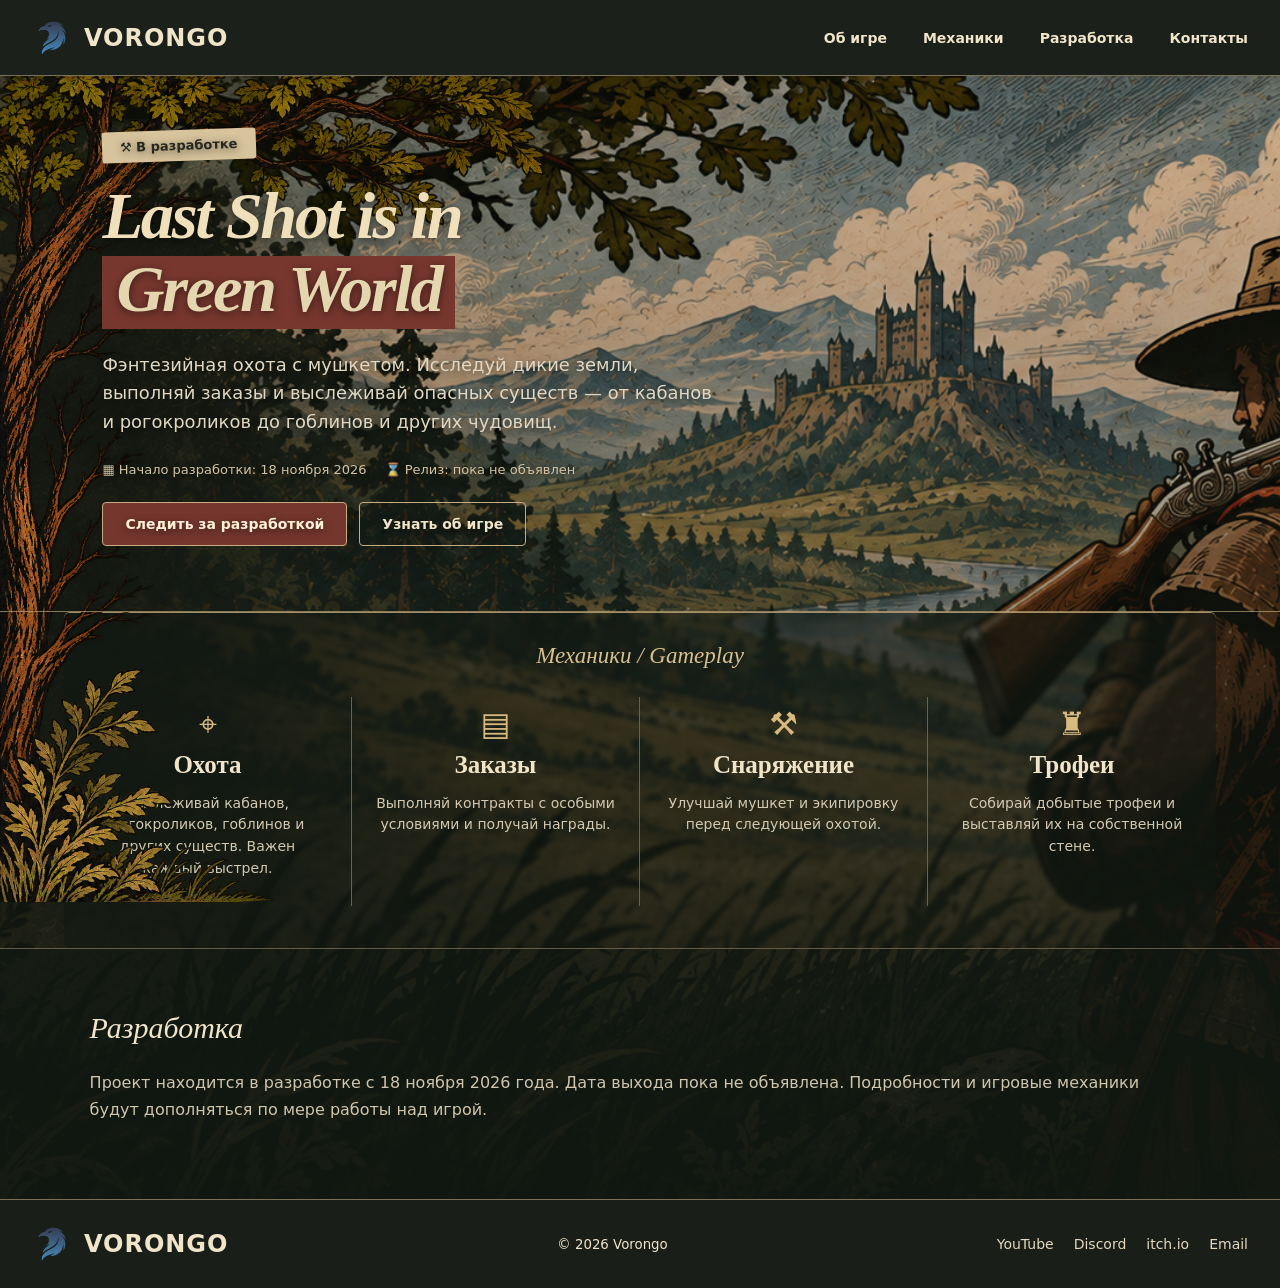
<file: last-shot-in-green-warhood.html>
<!doctype html><html lang="ru"><head><meta charset="utf-8"><meta name="viewport" content="width=device-width,initial-scale=1"><title>Last Shot is in Green World — Vorongo</title><meta name="description" content="Фэнтезийная охота с мушкетом: кабаны, рогокролики, гоблины, контракты и трофеи."><style>*{box-sizing:border-box}html{scroll-behavior:smooth}body{margin:0;background:#1d211a;color:#f0e4c9;font-family:Inter,system-ui,sans-serif}body::before{display:none!important;content:none!important}a{color:inherit} .game-nav{height:76px;background:#1b201a;border-bottom:1px solid #7a7058;position:relative;z-index:5}.nav-wrap{max-width:1370px;padding:0 32px;margin:auto;height:100%;display:flex;align-items:center;justify-content:space-between;gap:24px}.brand{display:flex;align-items:center;gap:12px;text-decoration:none;font-weight:900;font-size:24px;letter-spacing:.04em}.brand img{height:40px;width:40px;object-fit:contain}.game-links{display:flex;gap:36px;align-items:center}.game-links a{text-decoration:none;font-size:14px;font-weight:650}.game-links a:hover{color:#d0a66b}.game-shell{position:relative;max-width:1550px;margin:auto;min-height:750px;background:radial-gradient(ellipse at 35% 25%,#373a2a 0%,#20271f 45%,#161b17 100%);overflow:hidden;border-inline:1px solid #544c39}.hero{display:grid;grid-template-columns:52% 48%;min-height:500px;position:relative}.hero-copy{padding:58px 24px 48px clamp(28px,8vw,135px);position:relative;z-index:2}.status{display:inline-block;background:#d7c39c;color:#24281f;padding:8px 18px;border-radius:3px;font-size:13px;font-weight:750;transform:rotate(-2deg)}h1{font-family:Georgia,serif;font-size:clamp(44px,5.2vw,82px);font-style:italic;line-height:.99;letter-spacing:-.035em;margin:22px 0;color:#f0dfbb}h1 em{display:inline-block;color:#e4d6ae;background:#77372e;padding:0 14px 7px;margin-top:7px;font-style:italic}.lead{font-size:clamp(16px,1.4vw,20px);line-height:1.6;max-width:620px;color:#e0d8c4}.meta{display:flex;gap:18px;flex-wrap:wrap;font-size:13px;color:#d1c2a6;margin:25px 0}.actions{display:flex;flex-wrap:wrap;gap:12px}.action{padding:13px 22px;border:1px solid #c6ac80;text-decoration:none;border-radius:4px;font-weight:700;font-size:14px}.action.primary{background:#74372e;color:#fff1d6}.action:hover{filter:brightness(1.18)}.art{position:relative;overflow:hidden;min-height:440px}.landscape{width:100%;height:100%;position:absolute;inset:0;filter:sepia(.16) contrast(1.06)}.art:before{content:"";position:absolute;inset:0;background:linear-gradient(90deg,#222820 0%,transparent 35%);z-index:1;pointer-events:none}.features{border-top:1px solid #a38c66;margin:0 clamp(25px,6vw,90px);padding:30px 0 42px}.section-title{text-align:center;color:#d9bf8d;font:italic 23px Georgia,serif;margin:0 0 28px}.feature-grid{display:grid;grid-template-columns:repeat(4,1fr)}.feature{padding:8px 24px 12px;text-align:center;border-right:1px solid #6b624a}.feature:last-child{border:0}.feature .symbol{font-size:32px;color:#d8ba80;display:block;margin-bottom:8px}.feature h2{font:700 25px Georgia,serif;margin:7px 0}.feature p{font-size:14px;line-height:1.55;color:#d3c9b2}.development{padding:38px clamp(25px,7vw,110px) 60px;border-top:1px solid #655a43}.development h2{font:italic 30px Georgia,serif}.development p{color:#d0c5ad;line-height:1.65}.game-footer{border-top:1px solid #7a7058;background:#191e18;padding:24px 32px}.footer-wrap{max-width:1370px;margin:auto;display:flex;justify-content:space-between;align-items:center;gap:20px;flex-wrap:wrap}.socials{display:flex;gap:20px}.socials a{text-decoration:none;color:#e4d8be;font-size:14px}.boar-background{position:absolute;inset:0;z-index:1;pointer-events:none;opacity:.12;overflow:hidden}.track{position:absolute;left:var(--x);top:var(--y);width:22px;height:28px;opacity:0;transform:rotate(var(--r));animation:footsteps 11s infinite;animation-delay:var(--delay)}.track:before,.track:after{content:"";position:absolute;top:0;width:9px;height:21px;border-radius:60% 60% 45% 45%;background:#e7d8b7}.track:before{left:1px;transform:rotate(-12deg)}.track:after{right:1px;transform:rotate(12deg)}@keyframes footsteps{0%,5%{opacity:0}12%,70%{opacity:1}95%,100%{opacity:0}}@media(max-width:850px){.hero{grid-template-columns:1fr}.hero-copy{padding:42px 28px}.art{height:360px;min-height:360px}.art:before{background:linear-gradient(180deg,#222820,transparent 28%)}.feature-grid{grid-template-columns:repeat(2,1fr);row-gap:25px}.feature:nth-child(2){border-right:0}.game-links{gap:12px}.game-links a{font-size:12px}}@media(max-width:540px){.nav-wrap{padding:0 14px}.brand{font-size:17px}.brand img{width:30px;height:30px}.game-links a:nth-child(n+3){display:none}.hero-copy{padding:32px 22px}.feature-grid{grid-template-columns:1fr}.feature{border-right:0;border-bottom:1px solid #615741}.feature:last-child{border:0}.meta{display:block}.meta span{display:block;margin:7px 0}}@media(prefers-reduced-motion:reduce){.track{animation:none;opacity:.65}}
/* Actual uploaded illustration, full-width behind the interactive hero content. */
.hero{display:block;min-height:510px;isolation:isolate;background-image:linear-gradient(90deg,rgba(16,21,16,.91) 0%,rgba(16,21,16,.75) 30%,rgba(16,21,16,.26) 58%,rgba(16,21,16,0) 78%),url('a8cd057b-b2da-4798-93f1-e476111053d6.png');background-size:cover;background-position:center center;background-repeat:no-repeat;border-bottom:1px solid #a38c66}
.hero-copy{max-width:790px;padding:54px 25px 65px clamp(28px,8vw,135px);text-shadow:0 2px 8px rgba(0,0,0,.5)}
.hero .lead{max-width:610px}.hero h1{font-size:clamp(42px,5.2vw,77px)}
@media(max-width:850px){.hero{min-height:560px;background-position:62% center;background-image:linear-gradient(90deg,rgba(16,21,16,.92),rgba(16,21,16,.65) 65%,rgba(16,21,16,.25)),url('a8cd057b-b2da-4798-93f1-e476111053d6.png')}.hero-copy{padding:45px 28px 55px;max-width:700px}}
@media(max-width:540px){.hero{min-height:590px;background-position:66% center;background-image:linear-gradient(90deg,rgba(16,21,16,.94),rgba(16,21,16,.78) 70%,rgba(16,21,16,.48)),url('a8cd057b-b2da-4798-93f1-e476111053d6.png')}.hero-copy{padding:34px 22px 46px}.hero h1{font-size:clamp(38px,10vw,55px)}}

/* One continuous illustration behind the entire game page, not only the hero. */
.game-shell{isolation:isolate;background-image:linear-gradient(180deg,rgba(16,21,16,.12) 0%,rgba(16,21,16,.42) 46%,rgba(16,21,16,.82) 100%),url('a8cd057b-b2da-4798-93f1-e476111053d6.png');background-size:cover;background-position:center top;background-repeat:no-repeat}
.hero{background:none!important;border-bottom:1px solid rgba(195,172,127,.65)}
.features{position:relative;z-index:2;background:rgba(18,25,19,.55);border-radius:6px;backdrop-filter:blur(2px)}
.development{position:relative;z-index:2;background:rgba(18,25,19,.65)}
@media(max-width:850px){.game-shell{background-position:62% top}.hero{background:none!important}}
@media(max-width:540px){.game-shell{background-position:67% top}.hero{background:none!important}.features{background:rgba(18,25,19,.78)}}

/* Full-bleed layout: remove the 1550px shell and its side gutters. */
html,body{width:100%;min-width:0;margin:0;overflow-x:hidden}
.game-shell{width:100%;max-width:none;margin:0;border-left:0;border-right:0;background-position:center top}
.hero{width:100%}
.features{margin-left:clamp(20px,5vw,90px);margin-right:clamp(20px,5vw,90px)}
@media(min-width:1600px){.hero-copy{padding-left:clamp(60px,8vw,160px)}}

/* Transparent illustrated tree in the foreground, above page content. */
.game-shell::after{content:"";position:absolute;top:0;left:0;width:clamp(260px,38vw,620px);height:clamp(530px,85vw,930px);background:url('last-shot-foreground-tree.png') left top/contain no-repeat;pointer-events:none;z-index:8}
@media(max-width:700px){.game-shell::after{width:clamp(180px,48vw,320px);height:600px;opacity:.82}}

/* Foreground oak illustration: correctly reference uploaded filename and anchor to left edge. */
.game-shell::after{background-image:url('Vintage%20Engraved%20Oak%20Foliage%20Overlay.png');left:0;top:0;width:clamp(340px,37vw,650px);height:clamp(850px,85vw,1250px);background-position:left top;background-size:100% auto;z-index:8;pointer-events:none}
@media(max-width:700px){.game-shell::after{width:clamp(230px,58vw,390px);height:800px;opacity:.88}}

/* Extend the foreground tree farther down the page without stretching its artwork. */
.game-shell::after{width:clamp(390px,43vw,750px);height:1800px;background-size:100% auto;background-repeat:no-repeat}
@media(max-width:700px){.game-shell::after{width:clamp(260px,65vw,460px);height:1300px}}

/* Keep the heading, description, dates and buttons above the decorative oak. */
.hero-copy{position:relative;z-index:12}
.hero-copy h1,.hero-copy .lead,.hero-copy .meta,.hero-copy .actions,.hero-copy .status{position:relative;z-index:12}
/* Replace hoofprints with gently falling autumn leaves. */
.falling-leaves{position:absolute;inset:0;z-index:9;overflow:hidden;pointer-events:none}
.falling-leaf{position:absolute;top:-45px;left:var(--x);width:var(--size);height:calc(var(--size)*.65);border-radius:90% 0 90% 0;background:#b38a3e;box-shadow:inset 2px 1px 0 #d5ae58,inset -2px -2px 0 #68552d;opacity:0;transform:rotate(var(--rot));animation:leaf-fall var(--duration) linear var(--delay) infinite}
.falling-leaf:nth-child(3n){background:#8b512d;box-shadow:inset 2px 1px 0 #bb7a3d,inset -2px -2px 0 #55371e}
.falling-leaf:nth-child(4n){background:#797a38;box-shadow:inset 2px 1px 0 #a3a04c,inset -2px -2px 0 #494b29}
@keyframes leaf-fall{0%{opacity:0;transform:translate3d(0,-30px,0) rotate(var(--rot))}8%{opacity:.7}88%{opacity:.7}100%{opacity:0;transform:translate3d(var(--drift),calc(100vh + 160px),0) rotate(calc(var(--rot) + 660deg))}}
@media(prefers-reduced-motion:reduce){.falling-leaf{animation:none;display:none}}

/* Leaves blow from the oak on the left, diagonally down toward the right. */
.falling-leaf{left:-35px;top:var(--start-y,15%);animation-name:leaf-blow-right}
@keyframes leaf-blow-right{0%{opacity:0;transform:translate3d(-35px,-20px,0) rotate(var(--rot))}8%{opacity:.75}85%{opacity:.7}100%{opacity:0;transform:translate3d(calc(100vw + 110px),calc(45vh + var(--drift)),0) rotate(calc(var(--rot) + 780deg))}}

/* Fix stacking contexts: hero text must render above the foreground oak overlay. */
.hero{position:relative;z-index:10;isolation:auto}
.hero-copy{position:relative;z-index:11}
.game-shell::after{z-index:8}
</style></head><body>
<header class="game-nav"><div class="nav-wrap"><a class="brand" href="index.html"><img src="logo.png" alt="">VORONGO</a><nav class="game-links" aria-label="Навигация по игре"><a href="#overview">Об игре</a><a href="#mechanics">Механики</a><a href="#development">Разработка</a><a href="#contact">Контакты</a></nav></div></header>
<main class="game-shell"><div class="falling-leaves" aria-hidden="true"><i class="falling-leaf" style="--x:13%;--delay:0s;--duration:12s;--drift:-85px;--size:10px;--rot:0deg;--start-y:5%"></i><i class="falling-leaf" style="--x:50%;--delay:-1.37s;--duration:19s;--drift:-56px;--size:17px;--rot:53deg;--start-y:22%"></i><i class="falling-leaf" style="--x:87%;--delay:-2.74s;--duration:15s;--drift:-27px;--size:24px;--rot:106deg;--start-y:39%"></i><i class="falling-leaf" style="--x:27%;--delay:-4.11s;--duration:22s;--drift:2px;--size:14px;--rot:159deg;--start-y:56%"></i><i class="falling-leaf" style="--x:64%;--delay:-5.48s;--duration:18s;--drift:31px;--size:21px;--rot:212deg;--start-y:13%"></i><i class="falling-leaf" style="--x:4%;--delay:-6.85s;--duration:14s;--drift:60px;--size:11px;--rot:265deg;--start-y:30%"></i><i class="falling-leaf" style="--x:41%;--delay:-8.22s;--duration:21s;--drift:-81px;--size:18px;--rot:318deg;--start-y:47%"></i><i class="falling-leaf" style="--x:78%;--delay:-9.59s;--duration:17s;--drift:-52px;--size:25px;--rot:11deg;--start-y:64%"></i><i class="falling-leaf" style="--x:18%;--delay:-10.96s;--duration:13s;--drift:-23px;--size:15px;--rot:64deg;--start-y:21%"></i><i class="falling-leaf" style="--x:55%;--delay:-12.33s;--duration:20s;--drift:6px;--size:22px;--rot:117deg;--start-y:38%"></i><i class="falling-leaf" style="--x:92%;--delay:-13.7s;--duration:16s;--drift:35px;--size:12px;--rot:170deg;--start-y:55%"></i><i class="falling-leaf" style="--x:32%;--delay:-15.07s;--duration:12s;--drift:64px;--size:19px;--rot:223deg;--start-y:12%"></i><i class="falling-leaf" style="--x:69%;--delay:-16.44s;--duration:19s;--drift:-77px;--size:26px;--rot:276deg;--start-y:29%"></i><i class="falling-leaf" style="--x:9%;--delay:-17.81s;--duration:15s;--drift:-48px;--size:16px;--rot:329deg;--start-y:46%"></i><i class="falling-leaf" style="--x:46%;--delay:-0.18s;--duration:22s;--drift:-19px;--size:23px;--rot:22deg;--start-y:63%"></i><i class="falling-leaf" style="--x:83%;--delay:-1.55s;--duration:18s;--drift:10px;--size:13px;--rot:75deg;--start-y:20%"></i><i class="falling-leaf" style="--x:23%;--delay:-2.92s;--duration:14s;--drift:39px;--size:20px;--rot:128deg;--start-y:37%"></i><i class="falling-leaf" style="--x:60%;--delay:-4.29s;--duration:21s;--drift:68px;--size:10px;--rot:181deg;--start-y:54%"></i><i class="falling-leaf" style="--x:0%;--delay:-5.66s;--duration:17s;--drift:-73px;--size:17px;--rot:234deg;--start-y:11%"></i><i class="falling-leaf" style="--x:37%;--delay:-7.03s;--duration:13s;--drift:-44px;--size:24px;--rot:287deg;--start-y:28%"></i><i class="falling-leaf" style="--x:74%;--delay:-8.4s;--duration:20s;--drift:-15px;--size:14px;--rot:340deg;--start-y:45%"></i><i class="falling-leaf" style="--x:14%;--delay:-9.77s;--duration:16s;--drift:14px;--size:21px;--rot:33deg;--start-y:62%"></i><i class="falling-leaf" style="--x:51%;--delay:-11.14s;--duration:12s;--drift:43px;--size:11px;--rot:86deg;--start-y:19%"></i><i class="falling-leaf" style="--x:88%;--delay:-12.51s;--duration:19s;--drift:72px;--size:18px;--rot:139deg;--start-y:36%"></i></div><section class="hero" id="overview"><div class="hero-copy"><span class="status">⚒ В разработке</span><h1>Last Shot is in<br><em>Green World</em></h1><p class="lead">Фэнтезийная охота с мушкетом. Исследуй дикие земли, выполняй заказы и выслеживай опасных существ — от кабанов и рогокроликов до гоблинов и других чудовищ.</p><div class="meta"><span>▦ Начало разработки: 18 ноября 2026</span><span>⌛ Релиз: пока не объявлен</span></div><div class="actions"><a class="action primary" href="#development">Следить за разработкой</a><a class="action" href="#mechanics">Узнать об игре</a></div></div></section>
<section class="features" id="mechanics"><h2 class="section-title">Механики / Gameplay</h2><div class="feature-grid"><article class="feature"><span class="symbol">⌖</span><h2>Охота</h2><p>Выслеживай кабанов, рогокроликов, гоблинов и других существ. Важен каждый выстрел.</p></article><article class="feature"><span class="symbol">▤</span><h2>Заказы</h2><p>Выполняй контракты с особыми условиями и получай награды.</p></article><article class="feature"><span class="symbol">⚒</span><h2>Снаряжение</h2><p>Улучшай мушкет и экипировку перед следующей охотой.</p></article><article class="feature"><span class="symbol">♜</span><h2>Трофеи</h2><p>Собирай добытые трофеи и выставляй их на собственной стене.</p></article></div></section>
<section class="development" id="development"><h2>Разработка</h2><p>Проект находится в разработке с 18 ноября 2026 года. Дата выхода пока не объявлена. Подробности и игровые механики будут дополняться по мере работы над игрой.</p></section></main>
<footer class="game-footer" id="contact"><div class="footer-wrap"><a class="brand" href="index.html"><img src="logo.png" alt="">VORONGO</a><small>© 2026 Vorongo</small><div class="socials"><a href="https://www.youtube.com/channel/UCgKDfPRw_y6-h7n-n7cfYMg" target="_blank" rel="noopener">YouTube</a><a href="https://discord.gg/KJyzR9sGmY" target="_blank" rel="noopener">Discord</a><a href="https://vorongo.itch.io" target="_blank" rel="noopener">itch.io</a><a href="mailto:hello@vorongo.dev">Email</a></div></div></footer><!-- Request fresh GitHub Pages deployment: 2026-11-18 --> </body></html>
</file>
